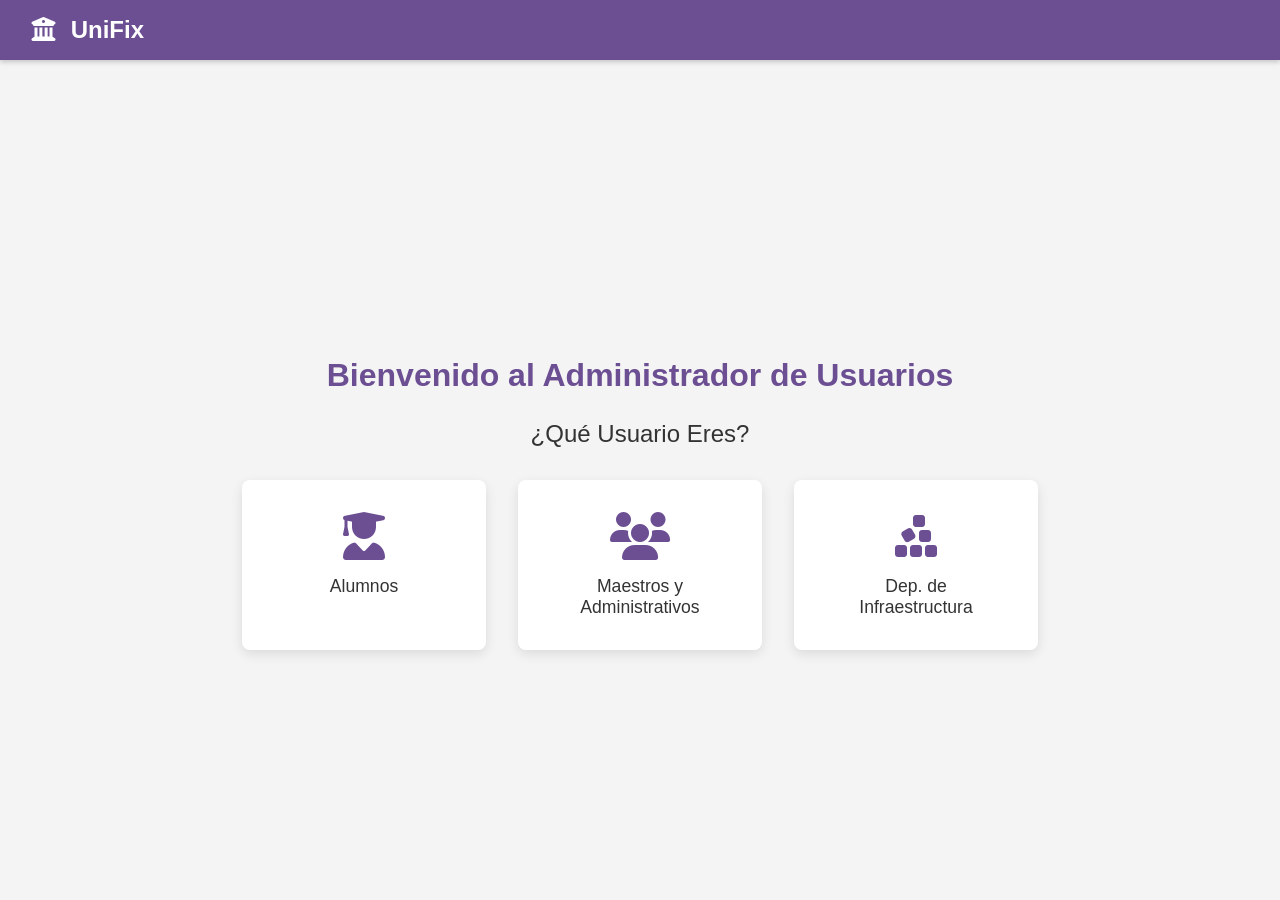
<file: pages/Index.html>
<!DOCTYPE html>
<html lang="es">
<head>
    <meta charset="UTF-8">
    <meta name="viewport" content="width=device-width, initial-scale=1.0">
    <title>UniFix - Selección de Rol</title>
    <link rel="stylesheet" href="../css/style.css">
    <link rel="stylesheet" href="https://cdnjs.cloudflare.com/ajax/libs/font-awesome/6.4.2/css/all.min.css">
</head>
<body>
    <main id="app-container">
        <section id="view-role-select" class="view">
            <header class="app-header">
                <div class="logo">
                    <i class="fa-solid fa-building-columns"></i>
                    <span>UniFix</span>
                </div>
            </header>
            <div class="content-center">
                <h2>Bienvenido al Administrador de Usuarios</h2>
                <h3>¿Qué Usuario Eres?</h3>
                <div class="role-options">
                    <div id="role-student" class="role-card" data-role="student">
                        <i class="fa-solid fa-user-graduate"></i>
                        <span>Alumnos</span>
                    </div>
                    <div id="role-teacher" class="role-card" data-role="teacher">
                        <i class="fa-solid fa-users"></i>
                        <span>Maestros y<br>Administrativos</span>
                    </div>
                    <div id="role-infra" class="role-card" data-role="infra">
                        <i class="fa-solid fa-cubes-stacked"></i>
                        <span>Dep. de<br>Infraestructura</span>
                    </div>
                </div>
            </div>
        </section>
    </main>
    <script src="../script/script.js"></script>
</body>
</html>
</file>
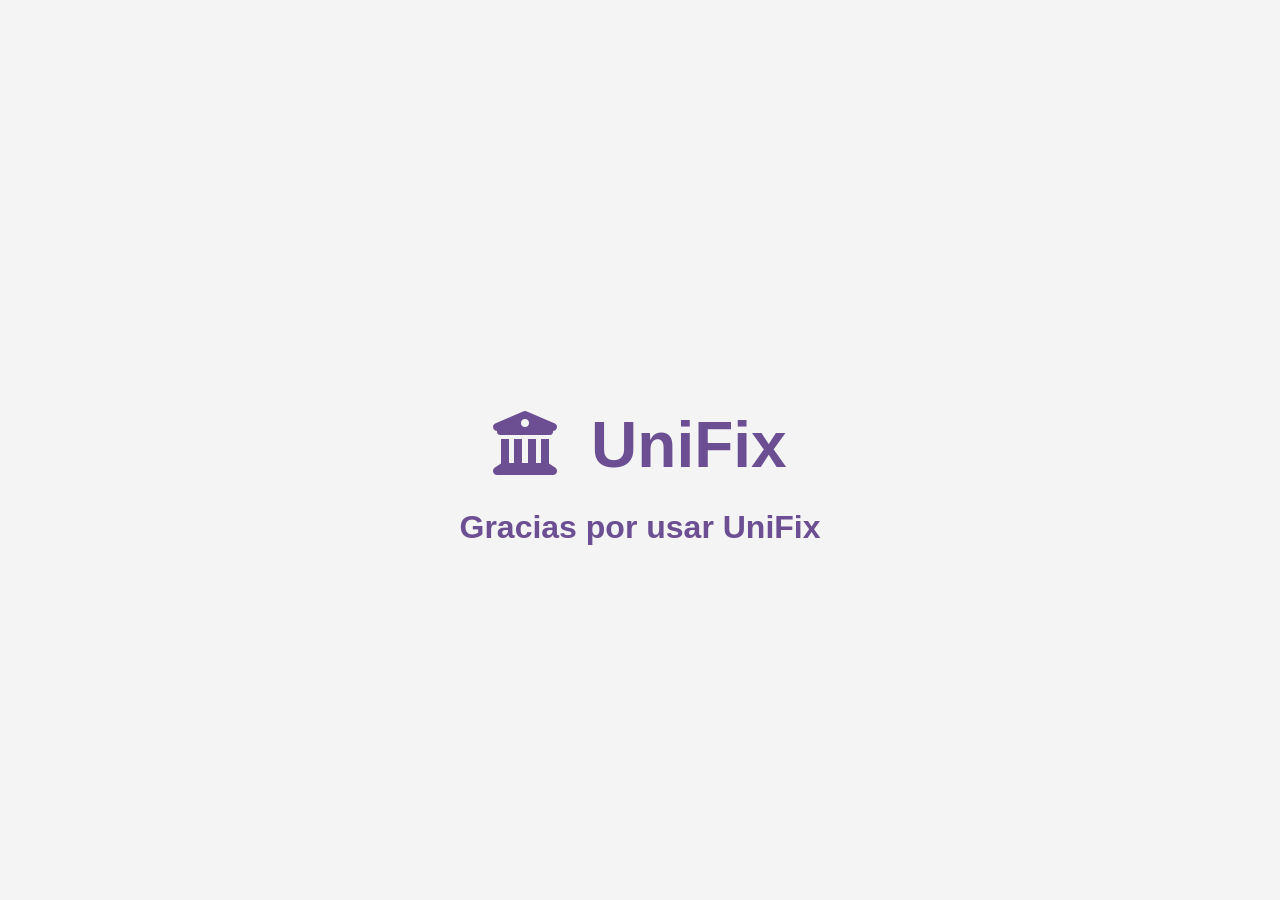
<file: pages/Despedida.html>
<!DOCTYPE html>
<html lang="es">
<head>
    <meta charset="UTF-8">
    <meta name="viewport" content="width=device-width, initial-scale=1.0">
    <title>UniFix - ¡Hasta Pronto!</title>
    <link rel="stylesheet" href="../css/style.css">
    <link rel="stylesheet" href="https://cdnjs.cloudflare.com/ajax/libs/font-awesome/6.4.2/css/all.min.css">
</head>
<body>
    <main id="app-container">
        <section id="view-logout-thanks" class="view">
            <div class="content-center logout-message">
                 <div class="logo-large">
                    <i class="fa-solid fa-building-columns"></i>
                    <span>UniFix</span>
                </div>
                <h2>Gracias por usar UniFix</h2>
            </div>
        </section>
    </main>
    <!-- MODIFICADO: Este script redirige a la página de selección de rol (Index.html) después de 3 segundos -->
    <script>
        setTimeout(() => {
            window.location.href = './Index.html';
        }, 3000); // 3000 milisegundos = 3 segundos
    </script>
</body>
</html>
</file>
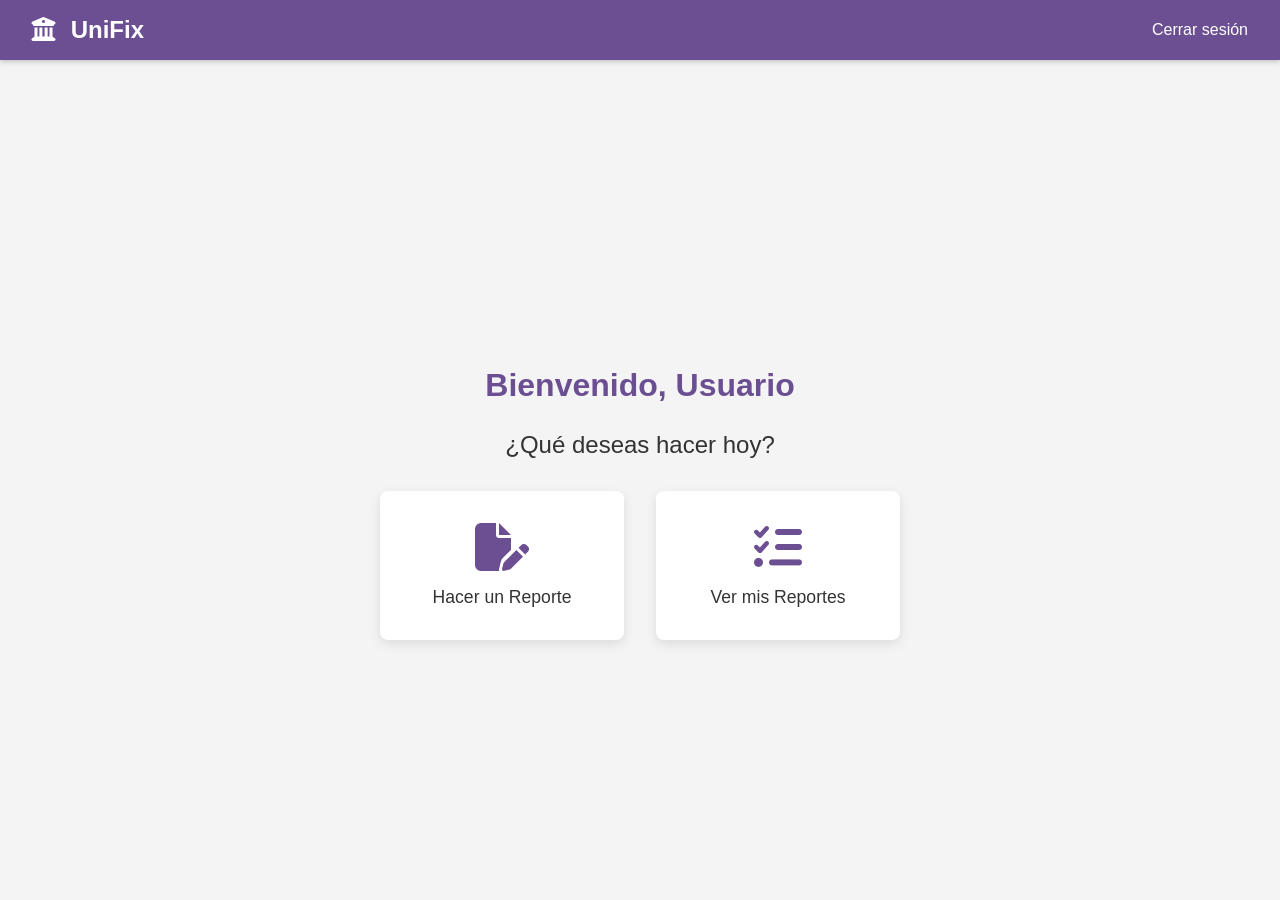
<file: pages/eleccionusuario.html>
<!DOCTYPE html>
<html lang="es">
<head>
    <meta charset="UTF-8">
    <meta name="viewport" content="width=device-width, initial-scale=1.0">
    <title>UniFix - Menú Principal</title>
    <link rel="stylesheet" href="../css/style.css">
    <link rel="stylesheet" href="https://cdnjs.cloudflare.com/ajax/libs/font-awesome/6.4.2/css/all.min.css">
</head>
<body>
    <main id="app-container">
        <section id="view-user-choice" class="view">
            <header class="app-header">
                <div class="logo">
                    <i class="fa-solid fa-building-columns"></i>
                    <span>UniFix</span>
                </div>
                <div class="header-actions">
                    <!-- MODIFICADO: Enlace a la página de selección de rol -->
                    <a href="./Index.html" class="logout-button">Cerrar sesión</a>
                </div>
            </header>
            <div class="content-center">
                <h2 id="user-choice-welcome">Bienvenido, Usuario</h2>
                <h3>¿Qué deseas hacer hoy?</h3>
                <div class="role-options">
                    <a href="./formularioinforme.html" class="role-card">
                        <i class="fa-solid fa-file-pen"></i>
                        <span>Hacer un Reporte</span>
                    </a>
                    <a href="./estadousuario.html" class="role-card">
                        <i class="fa-solid fa-list-check"></i>
                        <span>Ver mis Reportes</span>
                    </a>
                </div>
            </div>
        </section>
    </main>
    <script src="../script/script.js"></script>
</body>
</html>
</file>
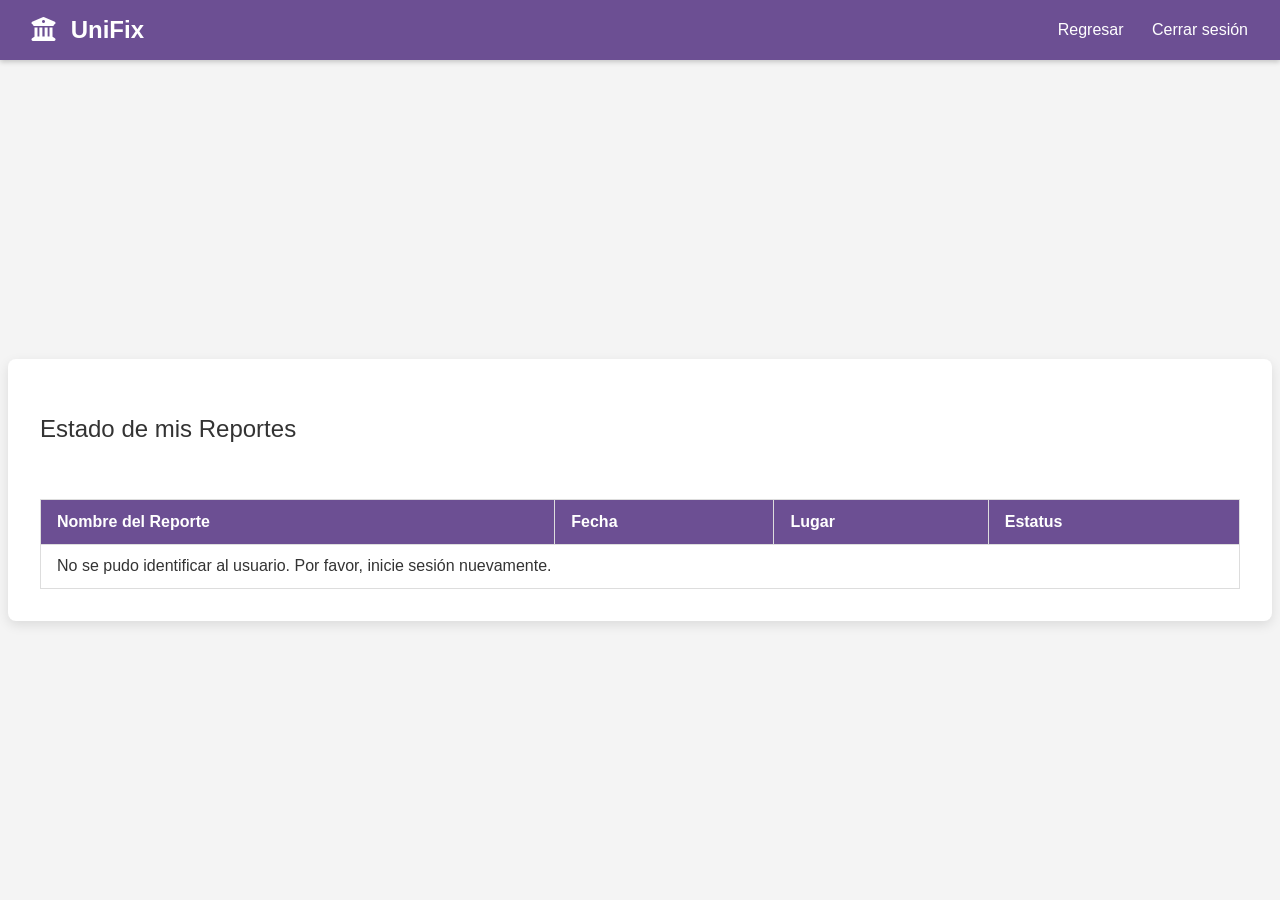
<file: pages/estadousuario.html>
<!DOCTYPE html>
<html lang="es">
<head>
    <meta charset="UTF-8">
    <meta name="viewport" content="width=device-width, initial-scale=1.0">
    <title>UniFix - Mis Reportes</title>
    <link rel="stylesheet" href="../css/style.css">
    <link rel="stylesheet" href="https://cdnjs.cloudflare.com/ajax/libs/font-awesome/6.4.2/css/all.min.css">
</head>
<body>
    <main id="app-container">
        <section id="view-user-reports-status" class="view">
            <header class="app-header">
                <div class="logo">
                    <i class="fa-solid fa-building-columns"></i>
                    <span>UniFix</span>
                </div>
                <div class="header-actions">
                    <a href="./eleccionusuario.html" class="back-to-user-choice">Regresar</a>
                    <!-- MODIFICADO: Enlace a la página de selección de rol -->
                    <a href="./Index.html" class="logout-button">Cerrar sesión</a>
                </div>
            </header>
            <div class="content-full-width">
                <h3>Estado de mis Reportes</h3>
                <div class="table-container">
                    <table id="user-reports-table">
                        <thead>
                            <tr>
                                <th>Nombre del Reporte</th>
                                <th>Fecha</th>
                                <th>Lugar</th>
                                <th>Estatus</th>
                            </tr>
                        </thead>
                        <tbody id="user-reports-table-body">
                            <tr>
                                <td>Falla en proyector</td><td>2023-10-27</td><td>Salón 101</td><td><span class="status-tag status-resuelto">Resuelto</span></td>
                            </tr>
                            <tr>
                                <td>Silla rota</td><td>2023-10-23</td><td>Biblioteca</td><td><span class="status-tag status-en-proceso">En Proceso</span></td>
                            </tr>
                             <tr>
                                <td>Ventana no cierra</td><td>2023-10-21</td><td>Laboratorio C</td><td><span class="status-tag status-pendiente">Pendiente</span></td>
                            </tr>
                        </tbody>
                    </table>
                </div>
            </div>
        </section>
    </main>
    <script src="../script/script.js"></script>
</body>
</html>
</file>
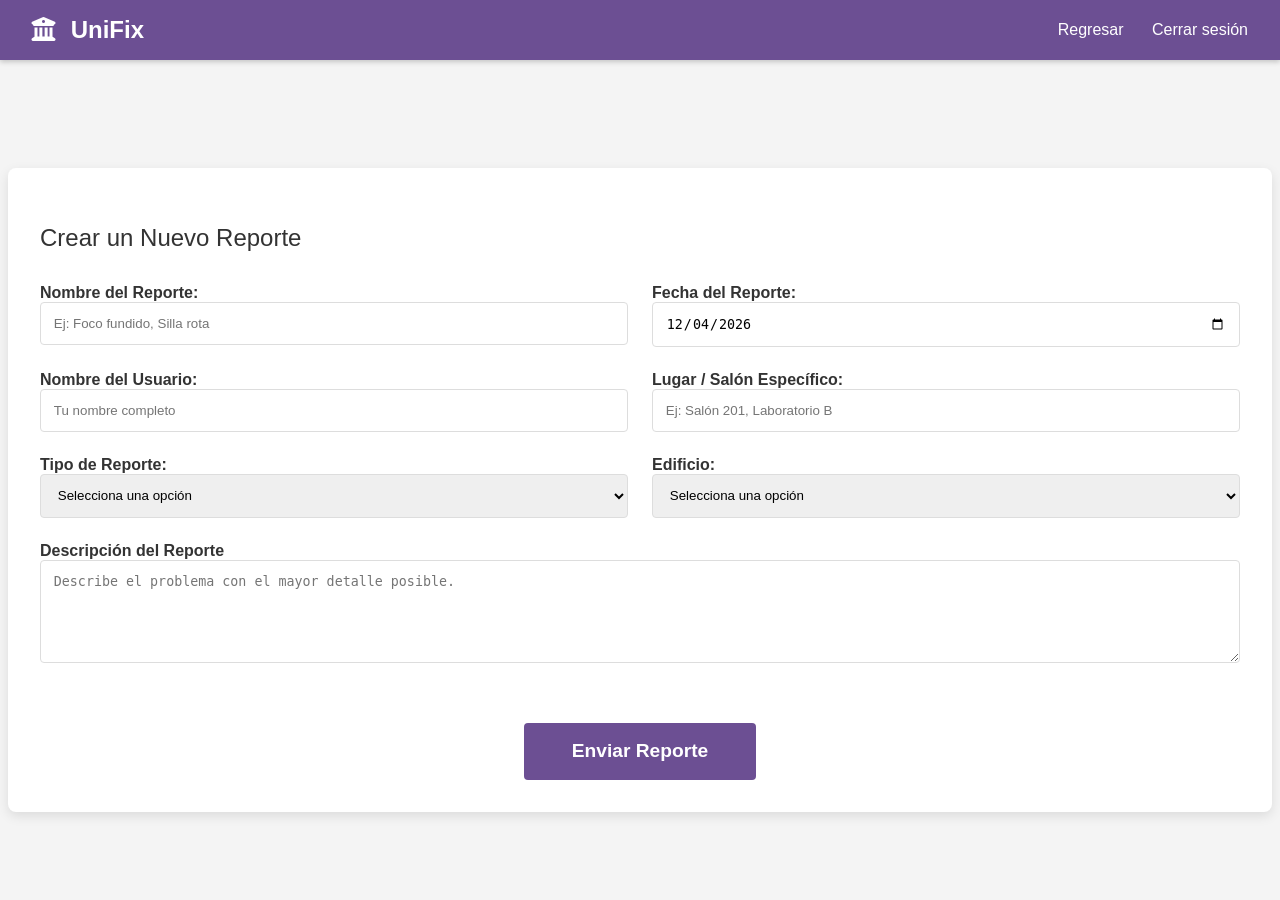
<file: pages/formularioinforme.html>
<!DOCTYPE html>
<html lang="es">
<head>
    <meta charset="UTF-8">
    <meta name="viewport" content="width=device-width, initial-scale=1.0">
    <title>UniFix - Crear Reporte</title>
    <link rel="stylesheet" href="../css/style.css">
    <link rel="stylesheet" href="https://cdnjs.cloudflare.com/ajax/libs/font-awesome/6.4.2/css/all.min.css">
</head>
<body>
    <main id="app-container">
        <section id="view-report-form" class="view">
            <header class="app-header">
                <div class="logo">
                    <i class="fa-solid fa-building-columns"></i>
                    <span>UniFix</span>
                </div>
                <div class="header-actions">
                     <a href="./eleccionusuario.html" class="back-to-user-choice">Regresar</a>
                     <a href="./Index.html" class="logout-button">Cerrar sesión</a>
                </div>
            </header>
            <div class="content-full-width">
                <h3>Crear un Nuevo Reporte</h3>
                <form id="report-form" class="report-form-grid">
                    <!-- ID CORREGIDO a "report-name" para consistencia con el JS -->
                    <div class="form-group">
                        <label for="report-name">Nombre del Reporte:</label>
                        <input type="text" id="report-name" required placeholder="Ej: Foco fundido, Silla rota">
                    </div>
                    <div class="form-group">
                        <label for="report-date">Fecha del Reporte:</label>
                        <!-- El JS se encargará de limitar la fecha y poner la de hoy -->
                        <input type="date" id="report-date" required>
                    </div>
                    <div class="form-group">
                        <label for="report-user">Nombre del Usuario:</label>
                        <input type="text" id="report-user" required placeholder="Tu nombre completo" readonly>
                    </div>
                    <div class="form-group">
                        <label for="report-location">Lugar / Salón Específico:</label>
                        <input type="text" id="report-location" placeholder="Ej: Salón 201, Laboratorio B" required>
                    </div>
                     <div class="form-group">
                        <label for="report-type">Tipo de Reporte:</label>
                        <select id="report-type" required>
                            <option value="" disabled selected>Selecciona una opción</option>
                        </select>
                    </div>
                    <div class="form-group">
                        <label for="report-building">Edificio:</label>
                        <select id="report-building" required>
                             <option value="" disabled selected>Selecciona una opción</option>
                        </select>
                    </div>
                    <div class="form-group full-width">
                        <label for="report-description">Descripción del Reporte</label>
                        <textarea id="report-description" rows="5" placeholder="Describe el problema con el mayor detalle posible." required></textarea>
                    </div>
                    <div class="form-group full-width center-button">
                        <button type="submit">Enviar Reporte</button>
                    </div>
                </form>
            </div>
        </section>
    </main>
    <script src="../script/script.js"></script>
</body>
</html>
</file>
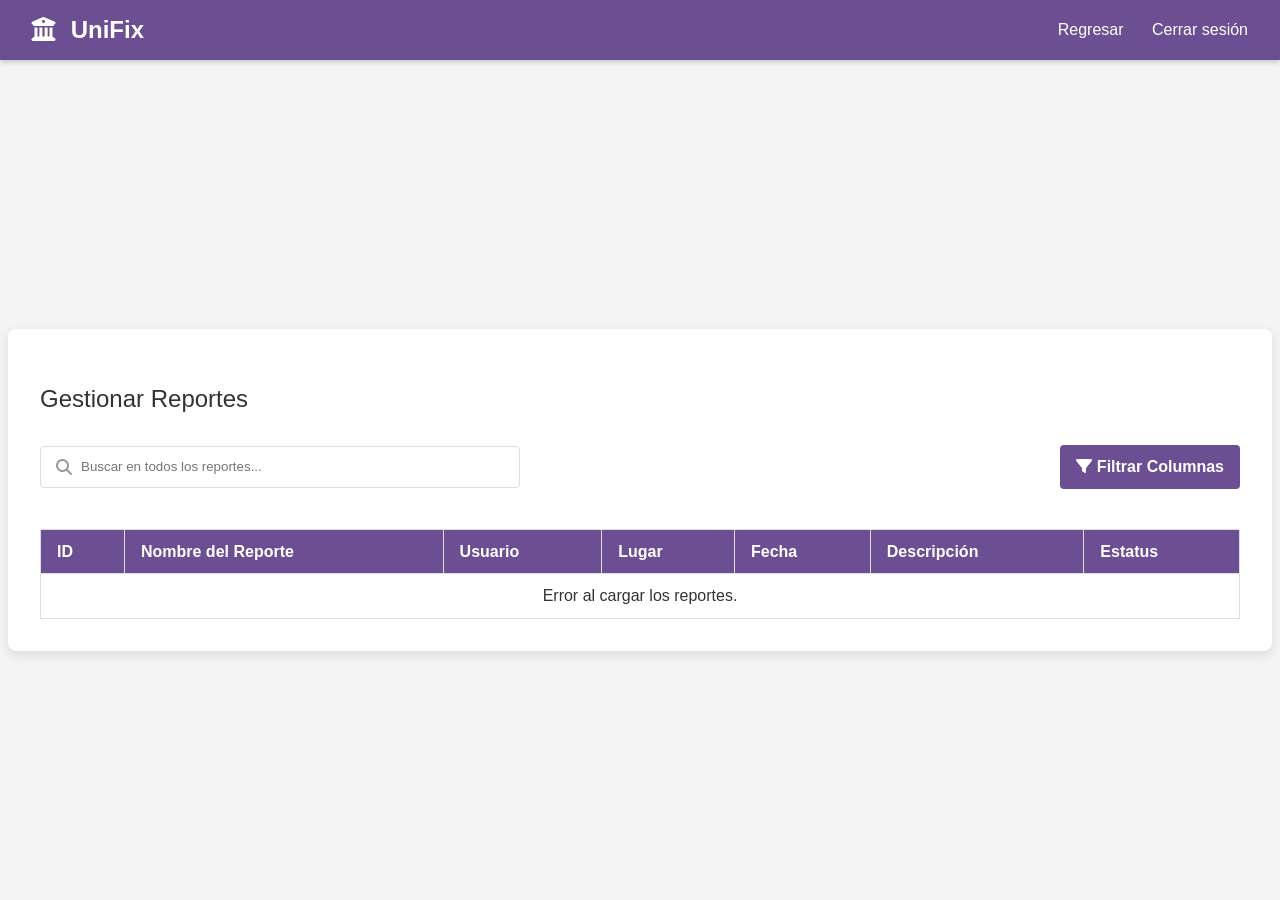
<file: pages/gestionreportes.html>
<!DOCTYPE html>
<html lang="es">
<head>
    <meta charset="UTF-8">
    <meta name="viewport" content="width=device-width, initial-scale=1.0">
    <title>UniFix - Gestionar Reportes</title>
    <link rel="stylesheet" href="../css/style.css">
    <link rel="stylesheet" href="https://cdnjs.cloudflare.com/ajax/libs/font-awesome/6.4.2/css/all.min.css">
</head>
<body>
    <main id="app-container">
        <section id="view-infra-manage-reports" class="view">
            <header class="app-header">
                <div class="logo">
                    <i class="fa-solid fa-building-columns"></i>
                    <span>UniFix</span>
                </div>
                <div class="header-actions">
                    <a href="tableroinfraestructura.html" class="back-to-dashboard-button">Regresar</a>
                    <a href="./Index.html" class="logout-button">Cerrar sesión</a>
                </div>
            </header>
            <div class="content-full-width">
                <h3>Gestionar Reportes</h3>
                <div class="table-controls">
                    <div class="search-bar">
                        <i class="fa-solid fa-magnifying-glass"></i>
                        <input type="text" id="infra-search-input" placeholder="Buscar en todos los reportes...">
                    </div>
                    <div class="filter-dropdown">
                        <button class="filter-btn">
                            <i class="fa-solid fa-filter"></i> Filtrar Columnas
                        </button>
                        <!-- ✅ ID añadido para fácil selección en JS -->
                        <div class="filter-menu" id="column-filter-menu">
                            <!-- Los data-column ahora empiezan en 0 -->
                            <label><input type="checkbox" data-column="0" checked> ID</label>
                            <label><input type="checkbox" data-column="1" checked> Nombre del Reporte</label>
                            <label><input type="checkbox" data-column="2" checked> Usuario</label>
                            <label><input type="checkbox" data-column="3" checked> Lugar</label>
                            <label><input type="checkbox" data-column="4" checked> Fecha</label>
                            <label><input type="checkbox" data-column="5" checked> Descripción</label>
                            <label><input type="checkbox" data-column="6" checked> Estatus</label>
                        </div>
                    </div>
                </div>
                <div class="table-container">
                    <!-- ✅ ID añadido a la tabla -->
                    <table id="infra-reports-table">
                        <thead>
                            <!-- ✅ Cabeceras actualizadas para coincidir con la carga dinámica -->
                            <tr>
                                <th>ID</th>
                                <th>Nombre del Reporte</th>
                                <th>Usuario</th>
                                <th>Lugar</th>
                                <th>Fecha</th>
                                <th>Descripción</th>
                                <th>Estatus</th>
                            </tr>
                        </thead>
                        <tbody id="infra-reports-table-body">
                           <!-- El script JS llenará esta tabla dinámicamente -->
                           <tr><td colspan="7" style="text-align: center;">Cargando reportes...</td></tr>
                        </tbody>
                    </table>
                </div>
            </div>
        </section>
    </main>
    <script src="../script/script.js"></script>
</body>
</html>
</file>
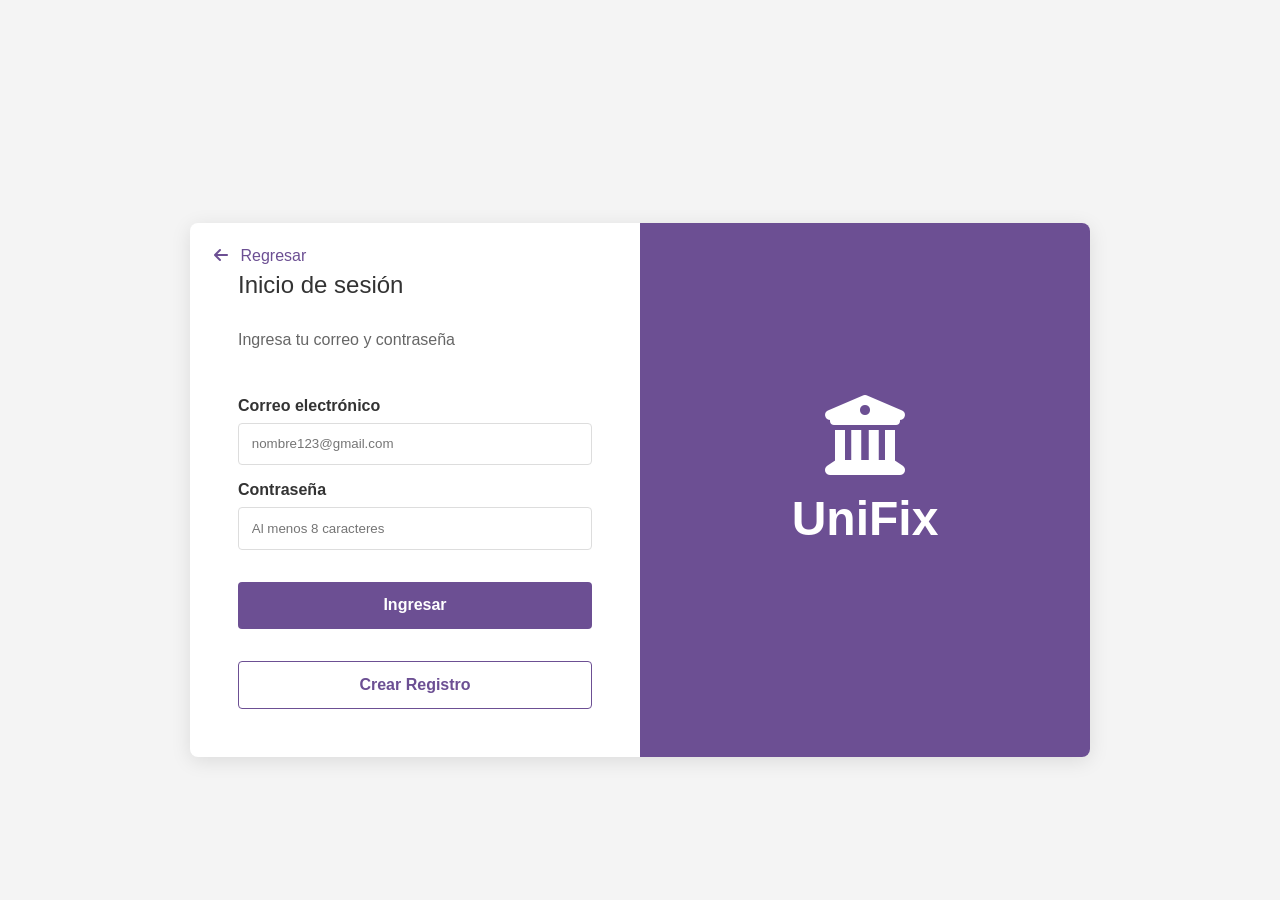
<file: pages/inciosesion.html>
<!DOCTYPE html>
<html lang="es">
<head>
    <meta charset="UTF-8">
    <meta name="viewport" content="width=device-width, initial-scale=1.0">
    <title>UniFix - Inicio de Sesión</title>
    <link rel="stylesheet" href="../css/style.css">
    <link rel="stylesheet" href="https://cdnjs.cloudflare.com/ajax/libs/font-awesome/6.4.2/css/all.min.css">
</head>
<body>
    <main id="app-container">
        <section id="view-login" class="view">
            <div class="form-container">
                <div class="form-side">
                    <a href="./Index.html" class="btn-back"><i class="fa-solid fa-arrow-left"></i> Regresar</a>
                    <h3>Inicio de sesión</h3>
                    <p>Ingresa tu correo y contraseña</p>
                    <form id="login-form">
                        <label for="login-email">Correo electrónico</label>
                    
                        <input type="email" id="login-email" placeholder="nombre123@gmail.com" required autocomplete="username">

                        <label for="login-password">Contraseña</label>
                        <input type="password" id="login-password" placeholder="Al menos 8 caracteres" required minlength="8">

                        <button type="submit">Ingresar</button>
                    </form>
                    <a href="./registro.html" class="btn-secondary">Crear Registro</a>
                </div>
                <div class="brand-side">
                    <i class="fa-solid fa-building-columns"></i>
                    <h1>UniFix</h1>
                </div>
            </div>
        </section>
    </main>
    <script src="../script/script.js"></script>
</body>
</html>
</file>
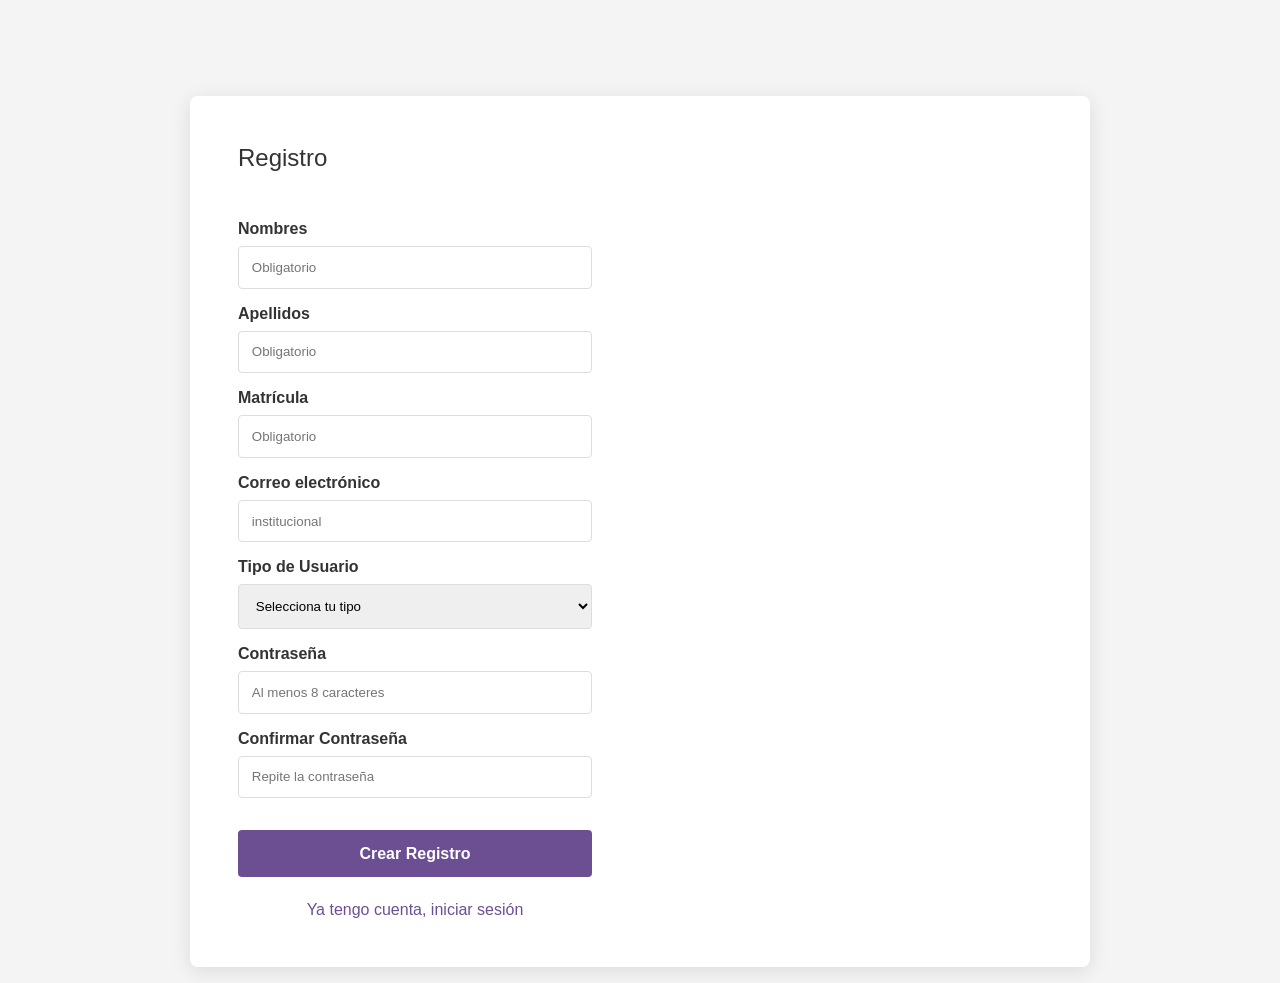
<file: pages/registro.html>
<!DOCTYPE html>
<html lang="es">
<head>
    <meta charset="UTF-8">
    <meta name="viewport" content="width=device-width, initial-scale=1.0">
    <title>UniFix - Registro</title>
    <link rel="stylesheet" href="../css/style.css">
    <link rel="stylesheet" href="https://cdnjs.cloudflare.com/ajax/libs/font-awesome/6.4.2/css/all.min.css">
</head>
<body>
    <main id="app-container">
        <section id="view-register" class="view">
            <div class="form-container">
                <div class="form-side">
                    <h3>Registro</h3>
                    <form id="register-form">
                        <label for="register-name">Nombres</label>
                        <input type="text" id="register-name" placeholder="Obligatorio" required>

                        <label for="register-lastname">Apellidos</label>
                        <input type="text" id="register-lastname" placeholder="Obligatorio" required>

                        <label for="register-matricula">Matrícula</label>
                        <input type="text" id="register-matricula" placeholder="Obligatorio" required>

                        <label for="register-email">Correo electrónico</label>
                        <input type="email" id="register-email" placeholder="institucional" required>

                        <!-- NUEVO: Campo para seleccionar tipo de usuario -->
                        <label for="register-type">Tipo de Usuario</label>
                        <select id="register-type" required>
                            <option value="" disabled selected>Selecciona tu tipo</option>
                            <option value="Estudiante">Estudiante</option>
                            <option value="Profesor">Profesor</option>
                            <option value="Administrativo">Administrativo</option>
                            <option value="Infraestructura">Infraestructura</option>
                        </select>

                        <label for="register-password">Contraseña</label>
                        <input type="password" id="register-password" placeholder="Al menos 8 caracteres" required minlength="8">

                        <label for="register-confirm-password">Confirmar Contraseña</label>
                        <input type="password" id="register-confirm-password" placeholder="Repite la contraseña" required minlength="8">

                        <button type="submit">Crear Registro</button>
                    </form>
                    <a href="./inciosesion.html" id="back-to-login" class="back-link">Ya tengo cuenta, iniciar sesión</a>
                </div>
                <div class="brand-side-image"></div>
            </div>
        </section>
    </main>
    <script src="../script/script.js"></script>
</body>
</html>
</file>
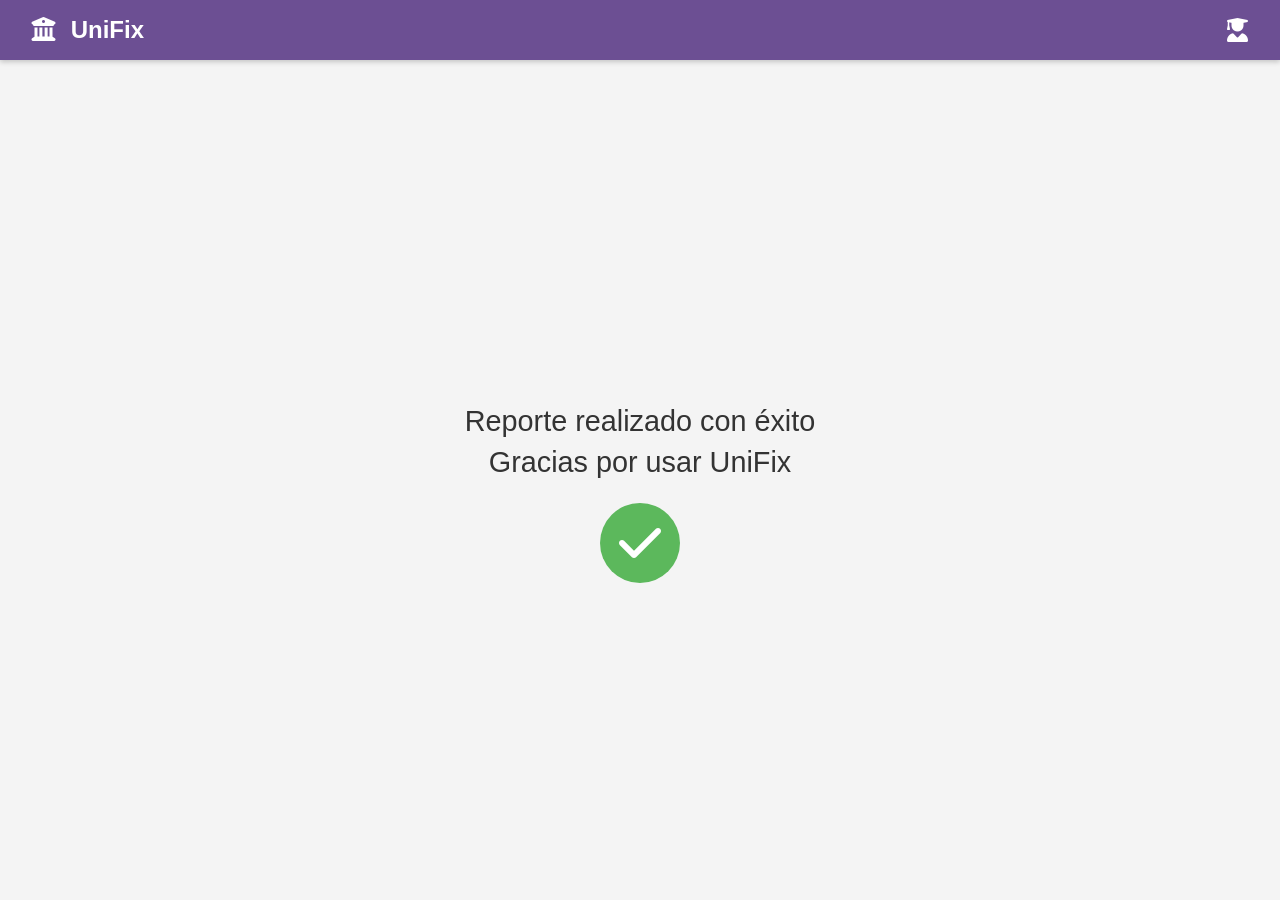
<file: pages/reporteexitoso.html>
<!DOCTYPE html>
<html lang="es">
<head>
    <meta charset="UTF-8">
    <meta name="viewport" content="width=device-width, initial-scale=1.0">
    <title>UniFix - Reporte Enviado</title>
    <link rel="stylesheet" href="../css/style.css">
    <link rel="stylesheet" href="https://cdnjs.cloudflare.com/ajax/libs/font-awesome/6.4.2/css/all.min.css">
</head>
<body>
    <main id="app-container">
        <section id="view-report-success" class="view">
             <header class="app-header">
                <div class="logo">
                    <i class="fa-solid fa-building-columns"></i>
                    <span>UniFix</span>
                </div>
                 <i class="fa-solid fa-user-graduate header-icon"></i>
            </header>
             <div class="content-center">
                 <div class="success-message">
                     <p>Reporte realizado con éxito</p>
                     <p>Gracias por usar UniFix</p>
                     <div class="checkmark-circle">
                         <i class="fa-solid fa-check"></i>
                     </div>
                    
                 </div>
            </div>
        </section>
    </main>
    <script src="../script/script.js"></script>
</body>
</html>
</file>
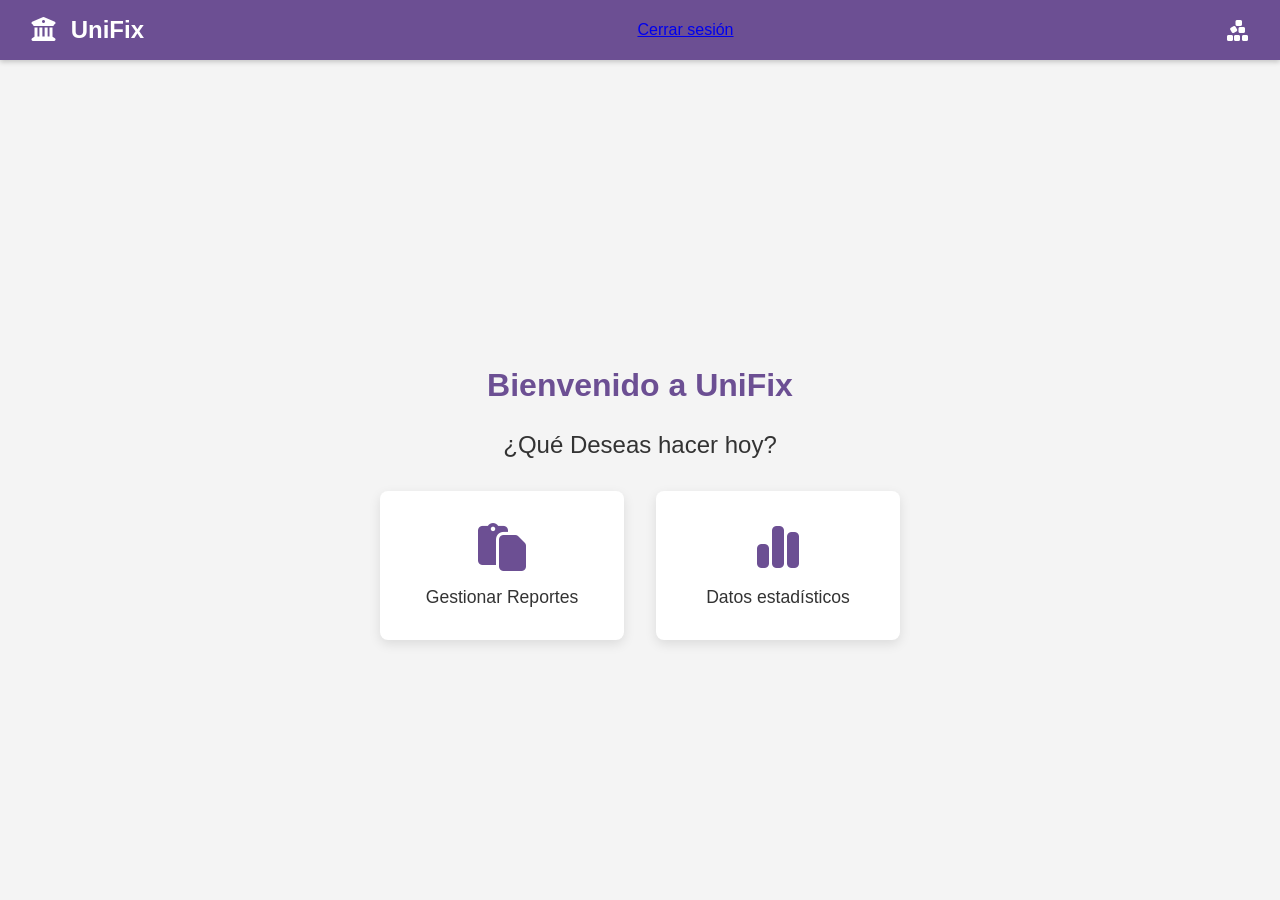
<file: pages/tableroinfraestructura.html>
<!DOCTYPE html>
<html lang="es">
<head>
    <meta charset="UTF-8">
    <meta name="viewport" content="width=device-width, initial-scale=1.0">
    <title>UniFix - Dashboard Infraestructura</title>
    <link rel="stylesheet" href="../css/style.css">
    <link rel="stylesheet" href="https://cdnjs.cloudflare.com/ajax/libs/font-awesome/6.4.2/css/all.min.css">
</head>
<body>
    <main id="app-container">
        <section id="view-infra-dashboard" class="view">
            <header class="app-header">
                <div class="logo">
                    <i class="fa-solid fa-building-columns"></i>
                    <span>UniFix</span>
                </div>
                <div class="user-info">
                    <!-- MODIFICADO: Enlace a la página de selección de rol -->
                    <a href="./Index.html" class="logout-button">Cerrar sesión</a>
                </div>
                <i class="fa-solid fa-cubes-stacked header-icon"></i>
            </header>
            <div class="content-center">
                <h2>Bienvenido a UniFix</h2>
                <h3>¿Qué Deseas hacer hoy?</h3>
                <div class="role-options">
                    <a href="./gestionreportes.html" class="role-card">
                        <i class="fa-solid fa-file-clipboard"></i>
                        <span>Gestionar Reportes</span>
                    </a>
                    <a href="./estadisticasIn.html" class="role-card">
                        <i class="fa-solid fa-chart-simple"></i>
                        <span>Datos estadísticos</span>
                    </a>
                </div>
            </div>
        </section>
    </main>
    <script src="../script/script.js"></script>
</body>
</html>
</file>
<file: css/style.css>
/* --- ESTILOS GENERALES Y FUENTE --- */
:root {
    --primary-color: #6c4f93; /* Morado principal */
    --secondary-color: #f4f4f4; /* Gris claro para fondos */
    --accent-color: #8e44ad; /* Morado más brillante para acentos */
    --text-color: #333;
    --white-color: #fff;
    --border-color: #ddd;
    --success-color: #5cb85c;
    --warning-color: #f0ad4e;
    --info-color: #337ab7;
    --danger-color: #d9534f;
}

body, html {
    margin: 0;
    padding: 0;
    font-family: 'Segoe UI', Tahoma, Geneva, Verdana, sans-serif;
    background-color: var(--secondary-color);
    color: var(--text-color);
    height: 100%;
}

#app-container {
    display: flex;
    justify-content: center;
    align-items: center;
    min-height: 100vh;
    padding: 1rem;
    box-sizing: border-box;
}

.hidden {
    display: none !important;
}

/* --- CABECERA (HEADER) --- */
.app-header {
    background-color: var(--primary-color);
    color: var(--white-color);
    padding: 1rem 2rem;
    display: flex;
    justify-content: space-between;
    align-items: center;
    position: absolute;
    top: 0;
    left: 0;
    width: 100%;
    box-sizing: border-box;
    box-shadow: 0 2px 5px rgba(0,0,0,0.2);
}
.logo {
    font-size: 1.5rem;
    font-weight: bold;
}
.logo i {
    margin-right: 0.5rem;
}
.header-actions a {
    color: var(--white-color);
    text-decoration: none;
    margin-left: 1.5rem;
    font-weight: 500;
    transition: opacity 0.3s;
}
.header-actions a:hover {
    opacity: 0.8;
}
.header-icon {
    font-size: 1.5rem;
}

/* --- CONTENEDORES PRINCIPALES --- */
.view {
    width: 100%;
    max-width: 1200px;
    display: flex;
    flex-direction: column;
    align-items: center;
    justify-content: center;
    padding-top: 80px; /* Espacio para el header fijo */
}

.content-center {
    text-align: center;
    width: 100%;
}
.content-full-width {
    width: 100%;
    padding: 2rem;
    background-color: var(--white-color);
    border-radius: 8px;
    box-shadow: 0 4px 12px rgba(0,0,0,0.1);
}

h2 {
    font-size: 2rem;
    color: var(--primary-color);
}
h3 {
    font-size: 1.5rem;
    margin-bottom: 2rem;
    font-weight: 400;
}

/* --- TARJETAS DE ROL/ELECCIÓN --- */
.role-options {
    display: flex;
    justify-content: center;
    gap: 2rem;
    flex-wrap: wrap;
}
.role-card {
    background-color: var(--white-color);
    padding: 2rem;
    border-radius: 8px;
    box-shadow: 0 4px 12px rgba(0,0,0,0.1);
    cursor: pointer;
    transition: transform 0.3s, box-shadow 0.3s;
    display: flex;
    flex-direction: column;
    align-items: center;
    gap: 1rem;
    width: 180px;
    text-align: center;
    text-decoration: none; /* para los <a> */
    color: var(--text-color); /* para los <a> */
}
.role-card:hover {
    transform: translateY(-5px);
    box-shadow: 0 6px 16px rgba(0,0,0,0.15);
}
.role-card i {
    font-size: 3rem;
    color: var(--primary-color);
}
.role-card span {
    font-size: 1.1rem;
    font-weight: 500;
}

/* --- FORMULARIOS --- */
.form-container {
    display: flex;
    width: 100%;
    max-width: 900px;
    background-color: var(--white-color);
    box-shadow: 0 4px 20px rgba(0,0,0,0.1);
    border-radius: 8px;
    overflow: hidden;
}
.form-side {
    padding: 3rem;
    width: 50%;
    box-sizing: border-box;
    position: relative;
}
.form-side h3 {
    margin-top: 0;
}
.form-side p {
    color: #666;
    margin-bottom: 2rem;
}
form {
    display: flex;
    flex-direction: column;
}
label {
    margin-top: 1rem;
    margin-bottom: 0.5rem;
    font-weight: bold;
}
input[type="text"], input[type="email"], input[type="password"], input[type="date"], select, textarea {
    width: 100%;
    padding: 0.8rem;
    border: 1px solid var(--border-color);
    border-radius: 4px;
    box-sizing: border-box;
}
textarea {
    resize: vertical;
}

/* --- BOTONES --- */
button, .btn-secondary, .btn-primary {
    padding: 0.9rem;
    border: none;
    border-radius: 4px;
    background-color: var(--primary-color);
    color: var(--white-color);
    font-size: 1rem;
    font-weight: bold;
    cursor: pointer;
    transition: background-color 0.3s;
    margin-top: 2rem;
}
button:hover, .btn-secondary:hover, .btn-primary:hover {
    background-color: var(--accent-color);
}
.btn-back {
    position: absolute;
    top: 1.5rem;
    left: 1.5rem;
    background: none;
    border: none;
    color: var(--primary-color);
    cursor: pointer;
    font-size: 1rem;
    text-decoration: none;
}
.btn-back i {
    margin-right: 0.5rem;
}
.btn-secondary {
    background-color: transparent;
    border: 1px solid var(--primary-color);
    color: var(--primary-color);
    text-align: center;
    text-decoration: none;
    display: block; /* Para que ocupe todo el ancho */
}
.btn-secondary:hover {
    background-color: var(--primary-color);
    color: var(--white-color);
}
.back-link {
    display: block;
    text-align: center;
    margin-top: 1.5rem;
    color: var(--primary-color);
    text-decoration: none;
}
.center-button {
    display: flex;
    justify-content: center;
}

/* --- IMÁGENES DE MARCA EN FORMULARIOS --- */
.brand-side {
    background-color: var(--primary-color);
    width: 50%;
    display: flex;
    flex-direction: column;
    justify-content: center;
    align-items: center;
    color: var(--white-color);
}
.brand-side i {
    font-size: 5rem;
}
.brand-side h1 {
    font-size: 3rem;
    margin-top: 1rem;
}
.brand-side-image {
    width: 50%;
    background: url('https://images.unsplash.com/photo-1541339907198-e08756dedf3f?q=80&w=2070&auto=format&fit=crop') center/cover;
}

/* --- FORMULARIO DE REPORTE (GRID) --- */
.report-form-grid {
    display: grid;
    grid-template-columns: 1fr 1fr;
    gap: 1.5rem;
}
.form-group.full-width {
    grid-column: 1 / -1;
}

#report-form .center-button button {
    padding: 1.1rem 3rem;
    font-size: 1.2rem;
    min-width: 220px;
}


/* --- TABLAS --- */
.table-container {
    overflow-x: auto;
}
table {
    width: 100%;
    border-collapse: collapse;
    margin-top: 1.5rem;
}
th, td {
    padding: 0.8rem 1rem;
    border: 1px solid var(--border-color);
    text-align: left;
}
th {
    background-color: var(--primary-color);
    color: var(--white-color);
}
tbody tr:nth-child(even) {
    background-color: #f9f9f9;
}
tbody tr:hover {
    background-color: #f1f1f1;
}
.status-tag {
    padding: 0.3rem 0.6rem;
    border-radius: 12px;
    color: var(--white-color);
    font-weight: bold;
    font-size: 0.8rem;
}
.status-resuelto { background-color: var(--success-color); }
.status-en-proceso { background-color: var(--info-color); }
.status-pendiente { background-color: var(--warning-color); }

/* --- GESTIÓN DE REPORTES (INFRA) --- */
.table-controls {
    display: flex;
    justify-content: space-between;
    align-items: center;
    margin-bottom: 1rem;
}
.search-bar {
    position: relative;
    width: 40%;
}
.search-bar input {
    width: 100%;
    padding-left: 2.5rem;
}
.search-bar i {
    position: absolute;
    left: 1rem;
    top: 50%;
    transform: translateY(-50%);
    color: #999;
}
.filter-dropdown {
    position: relative;
}
.filter-btn {
    margin: 0;
    padding: 0.8rem 1rem;
}
.filter-menu {
    display: none;
    position: absolute;
    right: 0;
    background-color: white;
    border: 1px solid var(--border-color);
    border-radius: 4px;
    box-shadow: 0 2px 10px rgba(0,0,0,0.1);
    padding: 1rem;
    z-index: 10;
}
.filter-dropdown:hover .filter-menu {
    display: block;
}
.filter-menu label {
    display: block;
    margin: 0.5rem 0;
}
.column-hidden {
    display: none;
}
.status-select {
    padding: 0.5rem;
    border-radius: 4px;
    border: 1px solid var(--border-color);
    transition: background-color 0.3s;
}
.status-select.changed {
    background-color: var(--success-color);
    color: var(--white-color);
}

/* --- ESTADÍSTICAS --- */
.stats-controls {
    display: flex;
    justify-content: center;
    align-items: center;
    gap: 1.5rem;
    margin-bottom: 2rem;
    flex-wrap: wrap;
}
.stats-button {
    margin: 0;
}
.chart-container {
    position: relative;
    height: 400px; /* Altura fija */
    background: var(--white-color);
    padding: 1rem;
    border-radius: 8px;
    box-shadow: 0 4px 12px rgba(0,0,0,0.05);
}
#chart-placeholder {
    text-align: center;
    color: #888;
    position: absolute;
    top: 50%;
    left: 50%;
    transform: translate(-50%, -50%);
}

.month-filter-container {
    display: flex;
    align-items: center;
    gap: 0.5rem;
}
.month-filter-container label {
    margin: 0;
    font-weight: 500;
}
.month-filter-container select {
    padding: 0.7rem; /* Un poco más pequeño que los botones */
    margin: 0;
    min-width: 150px;
}

/* --- MENSAJES DE ÉXITO Y DESPEDIDA --- */
.success-message, .logout-message {
    text-align: center;
}

/* MODIFICADO: Se agranda la fuente de los mensajes de éxito */
.success-message p {
    font-size: 1.8rem;
    font-weight: 500;
    margin: 0.5rem 0;
}

.checkmark-circle {
    width: 80px;
    height: 80px;
    border-radius: 50%;
    background-color: var(--success-color);
    color: var(--white-color);
    display: inline-flex;
    justify-content: center;
    align-items: center;
    font-size: 3rem;
    margin-top: 1rem;
}
.logo-large {
    font-size: 4rem;
    font-weight: bold;
    color: var(--primary-color);
    margin-bottom: 1rem;
}
.logo-large i { margin-right: 1rem; }

/* --- RESPONSIVE DESIGN --- */
@media (max-width: 768px) {
    .form-container {
        flex-direction: column;
    }
    .form-side, .brand-side, .brand-side-image {
        width: 100%;
    }
    .brand-side {
        padding: 2rem 0;
    }
    .brand-side-image {
        min-height: 200px;
        order: -1; /* Mover imagen arriba */
    }
    .report-form-grid {
        grid-template-columns: 1fr;
    }
    .table-controls {
        flex-direction: column;
        gap: 1rem;
    }
    .search-bar {
        width: 100%;
    }
}
</file>
